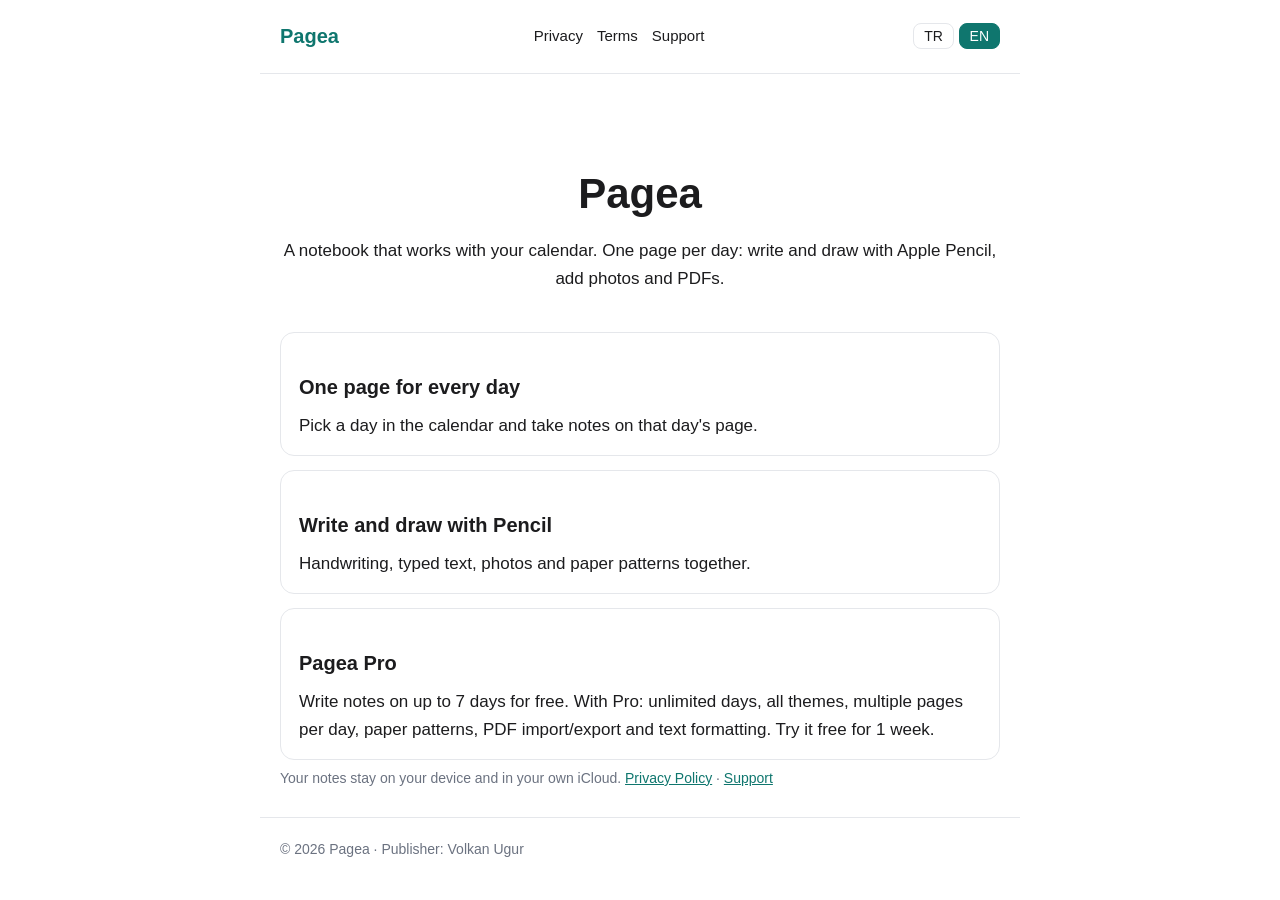
<file: index.html>
<!doctype html>
<html lang="tr"><head><meta charset="utf-8"><meta name="viewport" content="width=device-width,initial-scale=1">
<title>Pagea · Pagea</title><link rel="stylesheet" href="style.css"></head><body>
<header><a class="brand" href="index.html">Pagea</a>
<nav><a href="privacy.html"><span data-l="tr">Gizlilik</span><span data-l="en">Privacy</span></a><a href="terms.html"><span data-l="tr">Şartlar</span><span data-l="en">Terms</span></a><a href="support.html"><span data-l="tr">Destek</span><span data-l="en">Support</span></a></nav>
<div class="lang"><button data-k="tr" onclick="setLang('tr')">TR</button> <button data-k="en" onclick="setLang('en')">EN</button></div></header>
<main>
<div data-l="tr">
<div class="hero"><h1>Pagea</h1><p>Takvimle birleşen not defteri. Her güne bir sayfa; Apple Pencil ile yaz, çiz, fotoğraf ve PDF ekle.</p></div>
<div class="cards"><div class="card"><h2>Her güne bir sayfa</h2><p>Takvimden günü seç, o günün sayfasına notunu al.</p></div>
<div class="card"><h2>Pencil ile yaz ve çiz</h2><p>Elyazısı, klavye metni, fotoğraf ve kağıt desenleri bir arada.</p></div>
<div class="card"><h2>Pagea Pro</h2><p>Ücretsizde 7 güne kadar not yaz. Pro ile sınırsız gün, tüm temalar, çoklu sayfa, kağıt desenleri, PDF içe/dışa aktarma ve yazı biçimleri. 1 hafta ücretsiz dene.</p></div></div>
<p class="mute">Notların cihazında ve kendi iCloud hesabında durur. <a href="privacy.html">Gizlilik Politikası</a> · <a href="support.html">Destek</a></p></div>
<div data-l="en">
<div class="hero"><h1>Pagea</h1><p>A notebook that works with your calendar. One page per day: write and draw with Apple Pencil, add photos and PDFs.</p></div>
<div class="cards"><div class="card"><h2>One page for every day</h2><p>Pick a day in the calendar and take notes on that day's page.</p></div>
<div class="card"><h2>Write and draw with Pencil</h2><p>Handwriting, typed text, photos and paper patterns together.</p></div>
<div class="card"><h2>Pagea Pro</h2><p>Write notes on up to 7 days for free. With Pro: unlimited days, all themes, multiple pages per day, paper patterns, PDF import/export and text formatting. Try it free for 1 week.</p></div></div>
<p class="mute">Your notes stay on your device and in your own iCloud. <a href="privacy.html">Privacy Policy</a> · <a href="support.html">Support</a></p></div>
</main>
<footer>© 2026 Pagea · <span data-l="tr">Yayıncı: Volkan Ugur</span><span data-l="en">Publisher: Volkan Ugur</span></footer>
<script>
(function(){var s;try{s=localStorage.getItem('lang')}catch(e){}
var l=s||((navigator.language||'en').toLowerCase().indexOf('tr')==0?'tr':'en');
function set(x){document.documentElement.lang=x;try{localStorage.setItem('lang',x)}catch(e){}
document.querySelectorAll('.lang button').forEach(function(b){b.classList.toggle('on',b.dataset.k==x)})}
window.setLang=set;document.addEventListener('DOMContentLoaded',function(){set(l)});set(l)})();
</script></body></html>
</file>
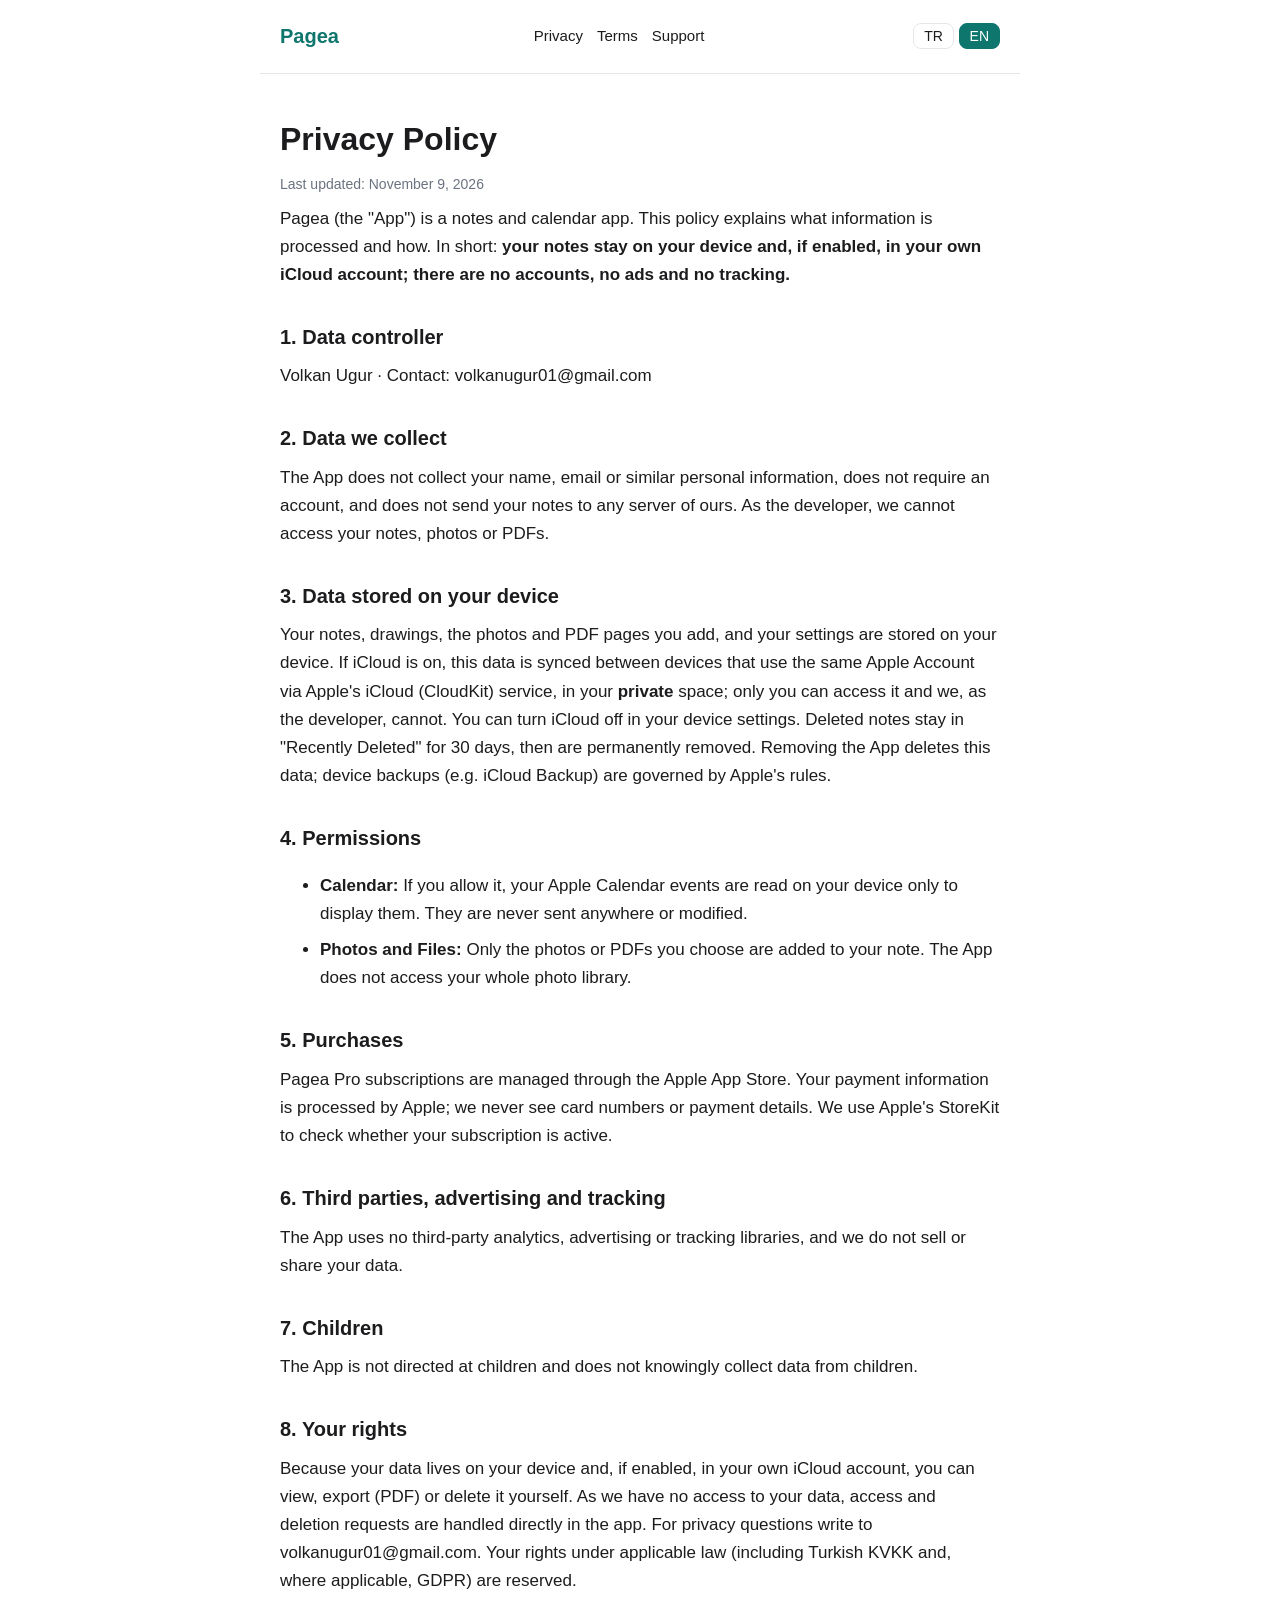
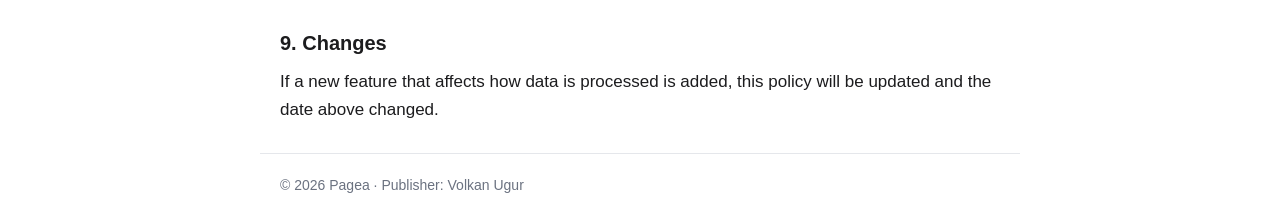
<file: privacy.html>
<!doctype html>
<html lang="tr"><head><meta charset="utf-8"><meta name="viewport" content="width=device-width,initial-scale=1">
<title>Privacy Policy · Pagea</title><link rel="stylesheet" href="style.css"></head><body>
<header><a class="brand" href="index.html">Pagea</a>
<nav><a href="privacy.html"><span data-l="tr">Gizlilik</span><span data-l="en">Privacy</span></a><a href="terms.html"><span data-l="tr">Şartlar</span><span data-l="en">Terms</span></a><a href="support.html"><span data-l="tr">Destek</span><span data-l="en">Support</span></a></nav>
<div class="lang"><button data-k="tr" onclick="setLang('tr')">TR</button> <button data-k="en" onclick="setLang('en')">EN</button></div></header>
<main>
<div data-l="tr">
<h1>Gizlilik Politikası</h1><p class="mute">Son güncelleme: 9 Kasım 2026</p>
<p>Pagea ("Uygulama") bir not ve takvim uygulamasıdır. Bu politika, hangi bilgilerin nasıl işlendiğini açıklar. Kısacası: <b>notların cihazında ve (açıksa) kendi iCloud hesabında durur; hesap oluşturmazsın, reklam veya izleme yoktur.</b></p>
<h2>1. Veri sorumlusu</h2><p>Volkan Ugur · İletişim: volkanugur01@gmail.com</p>
<h2>2. Topladığımız veriler</h2><p>Uygulama sizden ad, e-posta veya benzeri kişisel bilgi toplamaz, bir hesap gerektirmez ve notlarınızı bizim bir sunucumuza göndermez. Geliştirici olarak notlarınıza, fotoğraflarınıza veya PDF'lerinize erişemeyiz.</p>
<h2>3. Cihazda saklanan veriler</h2><p>Yazdığın notlar, çizimler, eklediğin fotoğraf ve PDF sayfaları ile ayarların cihazında saklanır. iCloud açıksa bu veriler, aynı Apple Kimliğini kullanan cihazlarına eşzamanlanmak üzere Apple'ın iCloud (CloudKit) hizmetinde senin <b>özel</b> alanında tutulur; yalnızca sen erişebilirsin, geliştirici olarak biz erişemeyiz. iCloud'u cihaz ayarlarından kapatabilirsin. Sildiğin notlar 30 gün boyunca "Son Silinenler"de durur, sonra kalıcı olarak silinir. Uygulamayı cihazdan kaldırmak bu verileri siler; cihaz yedeklemelerin (ör. iCloud Yedekleme) Apple'ın kurallarına tabidir.</p>
<h2>4. İzinler</h2>
<ul><li><b>Takvim:</b> İzin verirsen Apple Takvim etkinliklerin yalnızca ekranda göstermek için cihazında okunur. Etkinlikler hiçbir yere gönderilmez ve değiştirilmez.</li>
<li><b>Fotoğraflar ve Dosyalar:</b> Yalnızca senin seçtiğin fotoğraf veya PDF'ler notuna eklenir. Uygulama fotoğraf arşivinin tamamına erişmez.</li></ul>
<h2>5. Satın alma</h2><p>Pagea Pro aboneliği Apple App Store üzerinden yönetilir. Ödeme bilgilerin Apple tarafından işlenir; biz kart numarası veya ödeme bilgisi görmeyiz. Aboneliğin etkin olup olmadığını öğrenmek için Apple'ın StoreKit hizmetini kullanırız.</p>
<h2>6. Üçüncü taraflar, reklam ve izleme</h2><p>Uygulama üçüncü taraf analiz, reklam veya izleme kütüphanesi kullanmaz ve verilerini satmaz ya da paylaşmaz.</p>
<h2>7. Çocuklar</h2><p>Uygulama çocuklara yönelik değildir ve çocuklardan bilerek veri toplamaz.</p>
<h2>8. Haklarınız</h2><p>Verileriniz sizin cihazınızda ve (açıksa) kendi iCloud hesabınızda bulunduğu için bunları kendiniz görüntüleyebilir, dışa aktarabilir (PDF) veya silebilirsiniz. Geliştirici olarak verilerinize erişimimiz olmadığından, silme veya erişim talepleri doğrudan uygulama içinden karşılanır. Gizlilikle ilgili sorular için volkanugur01@gmail.com adresine yazabilirsiniz. Türkiye'de 6698 sayılı KVKK kapsamındaki haklarınız saklıdır.</p>
<h2>9. Değişiklikler</h2><p>Uygulamada verilerin işlenişini etkileyen yeni bir özellik eklenirse bu politika güncellenir ve üstteki tarih değiştirilir.</p></div>
<div data-l="en">
<h1>Privacy Policy</h1><p class="mute">Last updated: November 9, 2026</p>
<p>Pagea (the "App") is a notes and calendar app. This policy explains what information is processed and how. In short: <b>your notes stay on your device and, if enabled, in your own iCloud account; there are no accounts, no ads and no tracking.</b></p>
<h2>1. Data controller</h2><p>Volkan Ugur · Contact: volkanugur01@gmail.com</p>
<h2>2. Data we collect</h2><p>The App does not collect your name, email or similar personal information, does not require an account, and does not send your notes to any server of ours. As the developer, we cannot access your notes, photos or PDFs.</p>
<h2>3. Data stored on your device</h2><p>Your notes, drawings, the photos and PDF pages you add, and your settings are stored on your device. If iCloud is on, this data is synced between devices that use the same Apple Account via Apple's iCloud (CloudKit) service, in your <b>private</b> space; only you can access it and we, as the developer, cannot. You can turn iCloud off in your device settings. Deleted notes stay in "Recently Deleted" for 30 days, then are permanently removed. Removing the App deletes this data; device backups (e.g. iCloud Backup) are governed by Apple's rules.</p>
<h2>4. Permissions</h2>
<ul><li><b>Calendar:</b> If you allow it, your Apple Calendar events are read on your device only to display them. They are never sent anywhere or modified.</li>
<li><b>Photos and Files:</b> Only the photos or PDFs you choose are added to your note. The App does not access your whole photo library.</li></ul>
<h2>5. Purchases</h2><p>Pagea Pro subscriptions are managed through the Apple App Store. Your payment information is processed by Apple; we never see card numbers or payment details. We use Apple's StoreKit to check whether your subscription is active.</p>
<h2>6. Third parties, advertising and tracking</h2><p>The App uses no third-party analytics, advertising or tracking libraries, and we do not sell or share your data.</p>
<h2>7. Children</h2><p>The App is not directed at children and does not knowingly collect data from children.</p>
<h2>8. Your rights</h2><p>Because your data lives on your device and, if enabled, in your own iCloud account, you can view, export (PDF) or delete it yourself. As we have no access to your data, access and deletion requests are handled directly in the app. For privacy questions write to volkanugur01@gmail.com. Your rights under applicable law (including Turkish KVKK and, where applicable, GDPR) are reserved.</p>
<h2>9. Changes</h2><p>If a new feature that affects how data is processed is added, this policy will be updated and the date above changed.</p></div>
</main>
<footer>© 2026 Pagea · <span data-l="tr">Yayıncı: Volkan Ugur</span><span data-l="en">Publisher: Volkan Ugur</span></footer>
<script>
(function(){var s;try{s=localStorage.getItem('lang')}catch(e){}
var l=s||((navigator.language||'en').toLowerCase().indexOf('tr')==0?'tr':'en');
function set(x){document.documentElement.lang=x;try{localStorage.setItem('lang',x)}catch(e){}
document.querySelectorAll('.lang button').forEach(function(b){b.classList.toggle('on',b.dataset.k==x)})}
window.setLang=set;document.addEventListener('DOMContentLoaded',function(){set(l)});set(l)})();
</script></body></html>
</file>
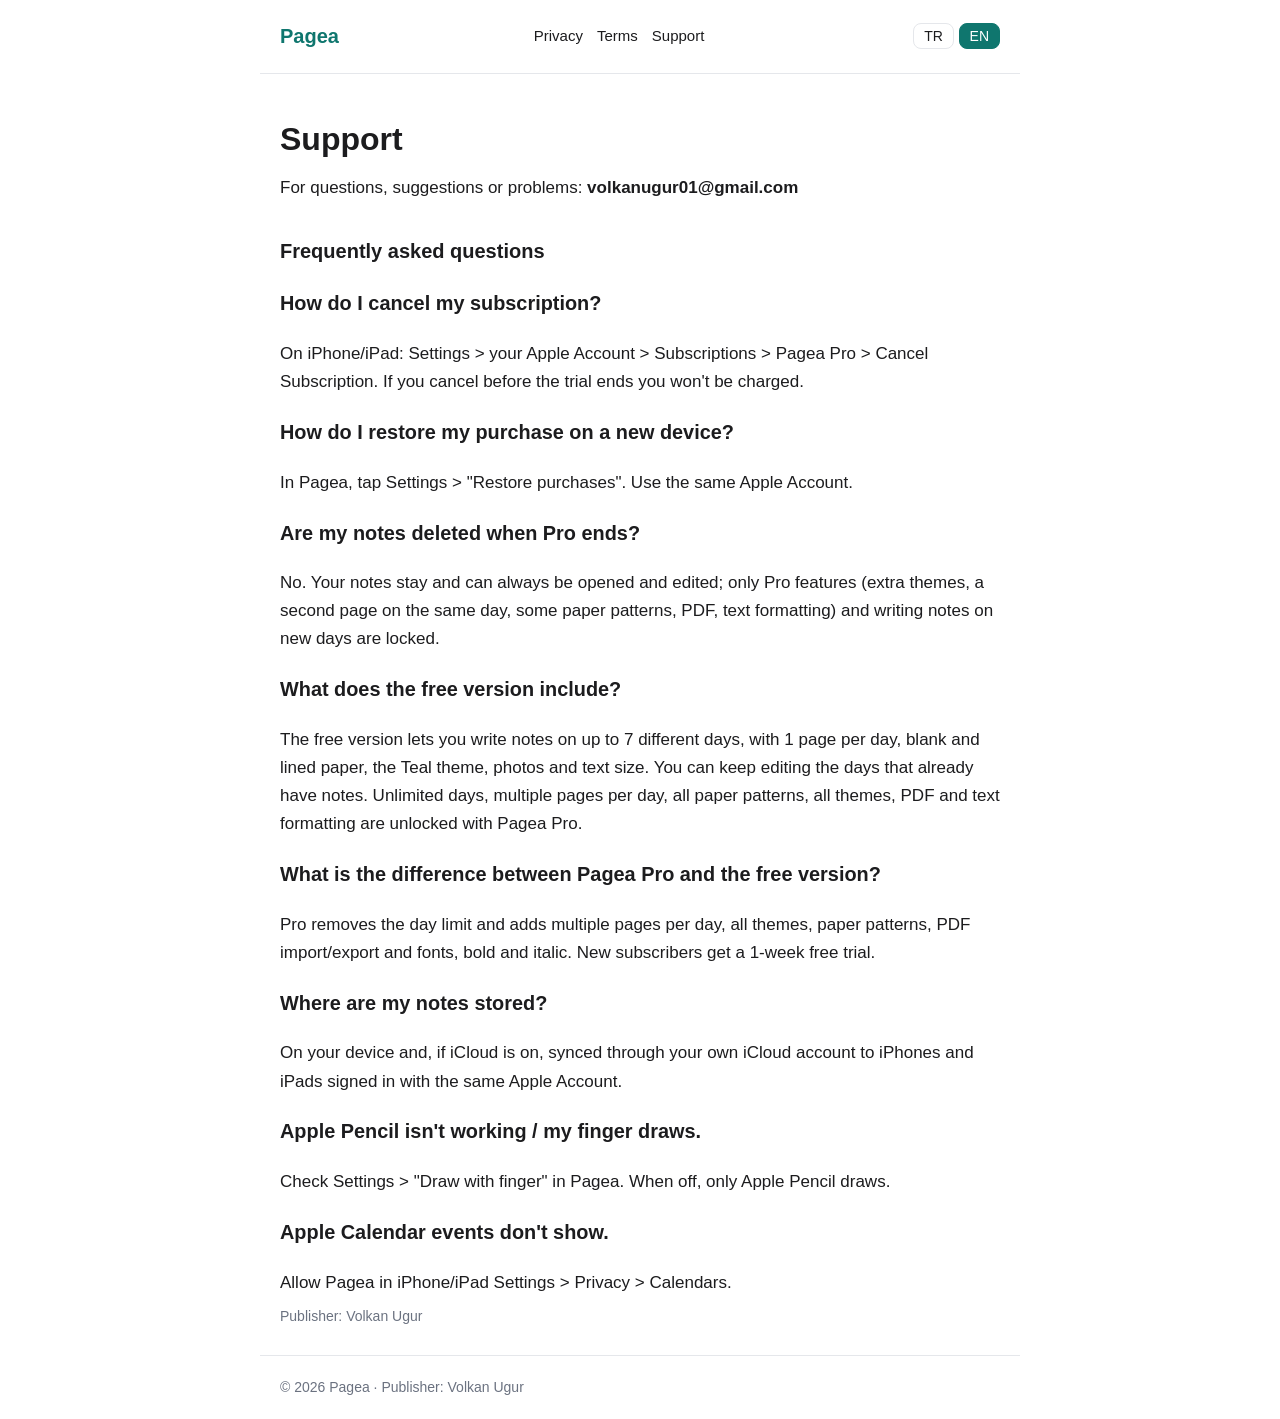
<file: support.html>
<!doctype html>
<html lang="tr"><head><meta charset="utf-8"><meta name="viewport" content="width=device-width,initial-scale=1">
<title>Support · Pagea</title><link rel="stylesheet" href="style.css"></head><body>
<header><a class="brand" href="index.html">Pagea</a>
<nav><a href="privacy.html"><span data-l="tr">Gizlilik</span><span data-l="en">Privacy</span></a><a href="terms.html"><span data-l="tr">Şartlar</span><span data-l="en">Terms</span></a><a href="support.html"><span data-l="tr">Destek</span><span data-l="en">Support</span></a></nav>
<div class="lang"><button data-k="tr" onclick="setLang('tr')">TR</button> <button data-k="en" onclick="setLang('en')">EN</button></div></header>
<main>
<div data-l="tr">
<h1>Destek</h1><p>Soruların, önerilerin veya sorunların için: <b>volkanugur01@gmail.com</b></p>
<h2>Sık sorulan sorular</h2>
<h3>Aboneliğimi nasıl iptal ederim?</h3><p>iPhone/iPad'de Ayarlar > Apple Kimliğin > Abonelikler > Pagea Pro > Aboneliği İptal Et. Deneme bitmeden iptal edersen ücret alınmaz.</p>
<h3>Satın alımımı yeni cihazda nasıl geri yüklerim?</h3><p>Pagea'da Ayarlar > "Satın alımları geri yükle" düğmesine dokun. Aynı Apple Kimliğini kullanmalısın.</p>
<h3>Pro bitince notlarım silinir mi?</h3><p>Hayır. Notların kalır ve her zaman açılıp düzenlenebilir; yalnızca Pro özellikler (ek temalar, aynı güne ikinci sayfa, bazı kağıt desenleri, PDF, yazı biçimleri) ve yeni günlere not yazma kilitlenir.</p>
<h3>Ücretsiz sürümde neler var?</h3><p>Ücretsiz sürümde en fazla 7 farklı güne not yazabilirsin; her güne 1 sayfa, boş ve çizgili kağıt, Teal tema, fotoğraf ekleme ve yazı boyutu ayarı vardır. Notu olan günleri istediğin kadar düzenleyebilirsin. Sınırsız gün, aynı güne birden fazla sayfa, tüm kağıtlar, tüm temalar, PDF ve yazı biçimleri Pagea Pro ile açılır.</p>
<h3>Pagea Pro ile ücretsiz sürüm arasında ne fark var?</h3><p>Pro, gün sınırını kaldırır ve aynı güne birden fazla sayfa, tüm temalar, kağıt desenleri, PDF içe/dışa aktarma ile yazı tipleri, kalın ve italik biçimleri ekler. İlk kez abone olanlara 1 hafta ücretsiz deneme sunulur.</p>
<h3>Notlarım nerede saklanıyor?</h3><p>Cihazında ve iCloud açıksa kendi iCloud hesabında, aynı Apple Kimliğiyle giriş yaptığın iPhone ve iPad'lerle eşzamanlanır.</p>
<h3>Apple Pencil çalışmıyor / parmakla çiziyor.</h3><p>Pagea'da Ayarlar > "Parmakla da çiz" seçeneğini kontrol et. Kapalıyken yalnızca Apple Pencil çizer.</p>
<h3>Apple Takvim etkinlikleri görünmüyor.</h3><p>iPhone/iPad Ayarlar > Gizlilik > Takvimler bölümünden Pagea'ya izin ver.</p>
<p class="mute">Yayıncı: Volkan Ugur</p></div>
<div data-l="en">
<h1>Support</h1><p>For questions, suggestions or problems: <b>volkanugur01@gmail.com</b></p>
<h2>Frequently asked questions</h2>
<h3>How do I cancel my subscription?</h3><p>On iPhone/iPad: Settings > your Apple Account > Subscriptions > Pagea Pro > Cancel Subscription. If you cancel before the trial ends you won't be charged.</p>
<h3>How do I restore my purchase on a new device?</h3><p>In Pagea, tap Settings > "Restore purchases". Use the same Apple Account.</p>
<h3>Are my notes deleted when Pro ends?</h3><p>No. Your notes stay and can always be opened and edited; only Pro features (extra themes, a second page on the same day, some paper patterns, PDF, text formatting) and writing notes on new days are locked.</p>
<h3>What does the free version include?</h3><p>The free version lets you write notes on up to 7 different days, with 1 page per day, blank and lined paper, the Teal theme, photos and text size. You can keep editing the days that already have notes. Unlimited days, multiple pages per day, all paper patterns, all themes, PDF and text formatting are unlocked with Pagea Pro.</p>
<h3>What is the difference between Pagea Pro and the free version?</h3><p>Pro removes the day limit and adds multiple pages per day, all themes, paper patterns, PDF import/export and fonts, bold and italic. New subscribers get a 1-week free trial.</p>
<h3>Where are my notes stored?</h3><p>On your device and, if iCloud is on, synced through your own iCloud account to iPhones and iPads signed in with the same Apple Account.</p>
<h3>Apple Pencil isn't working / my finger draws.</h3><p>Check Settings > "Draw with finger" in Pagea. When off, only Apple Pencil draws.</p>
<h3>Apple Calendar events don't show.</h3><p>Allow Pagea in iPhone/iPad Settings > Privacy > Calendars.</p>
<p class="mute">Publisher: Volkan Ugur</p></div>
</main>
<footer>© 2026 Pagea · <span data-l="tr">Yayıncı: Volkan Ugur</span><span data-l="en">Publisher: Volkan Ugur</span></footer>
<script>
(function(){var s;try{s=localStorage.getItem('lang')}catch(e){}
var l=s||((navigator.language||'en').toLowerCase().indexOf('tr')==0?'tr':'en');
function set(x){document.documentElement.lang=x;try{localStorage.setItem('lang',x)}catch(e){}
document.querySelectorAll('.lang button').forEach(function(b){b.classList.toggle('on',b.dataset.k==x)})}
window.setLang=set;document.addEventListener('DOMContentLoaded',function(){set(l)});set(l)})();
</script></body></html>
</file>
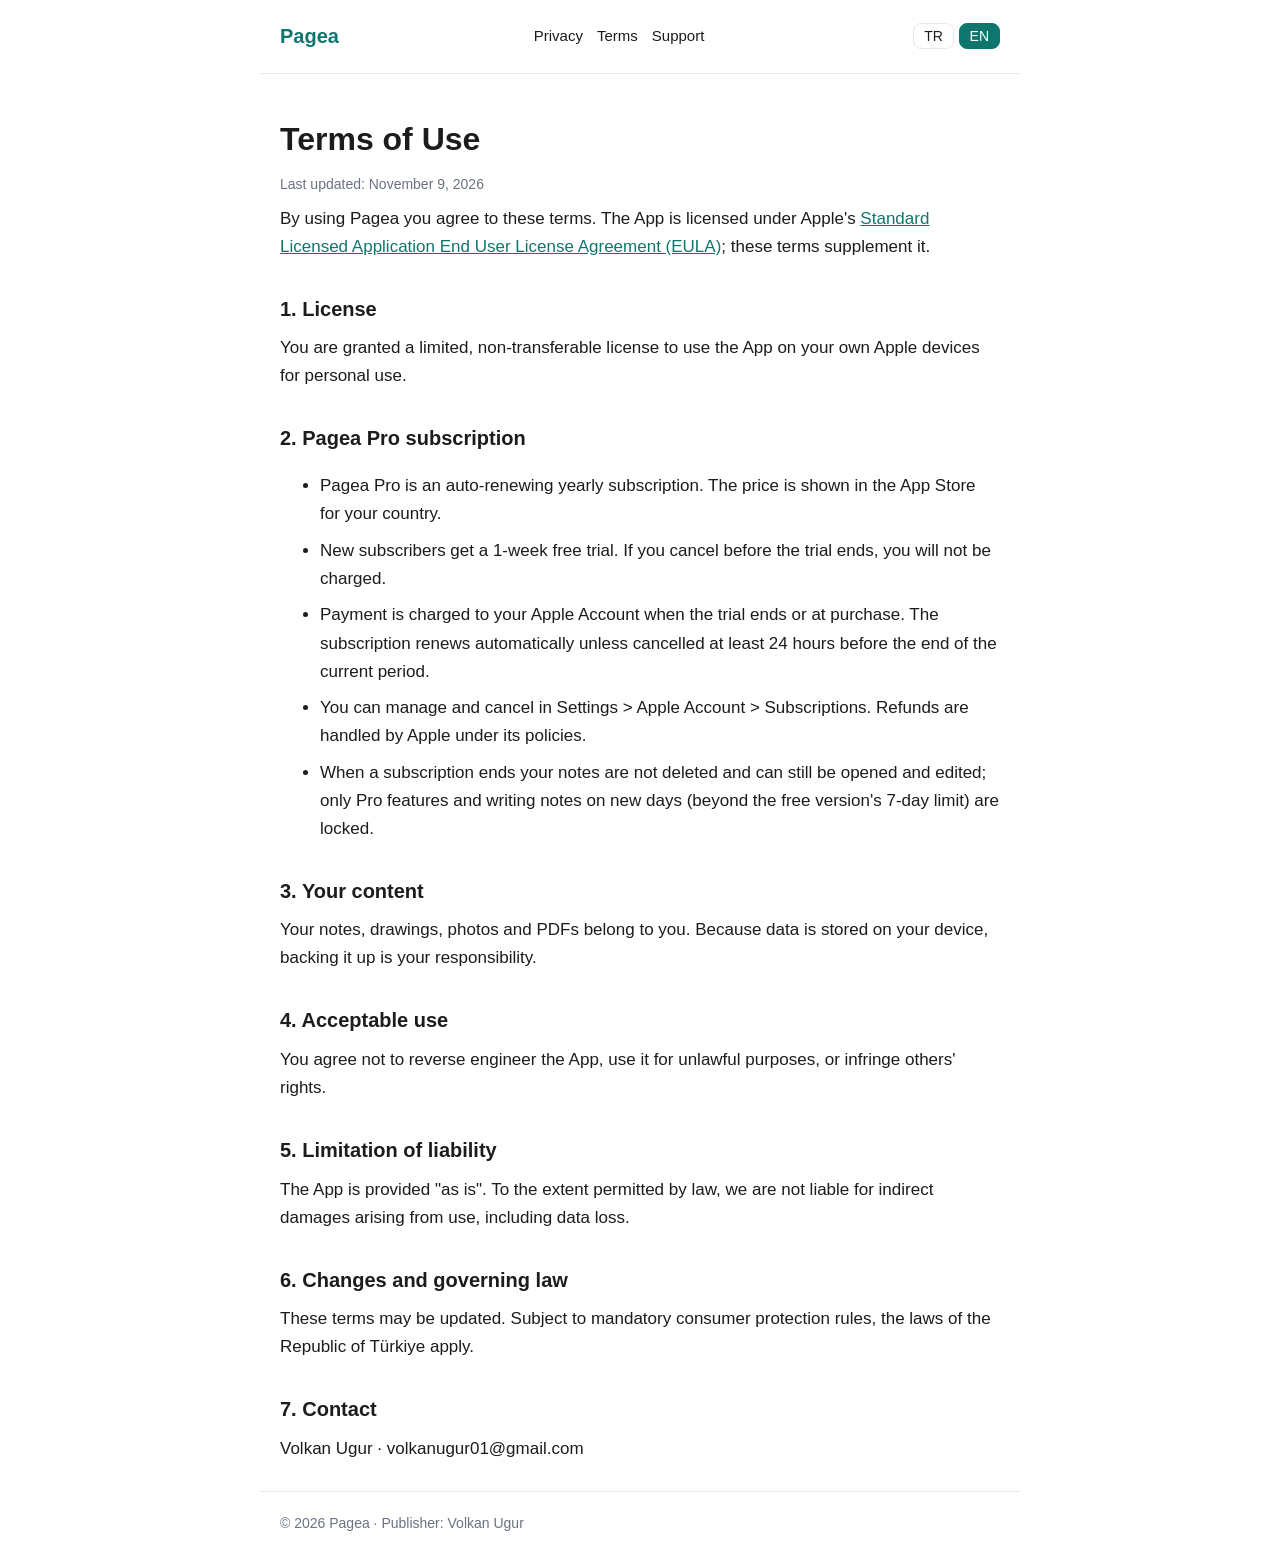
<file: terms.html>
<!doctype html>
<html lang="tr"><head><meta charset="utf-8"><meta name="viewport" content="width=device-width,initial-scale=1">
<title>Terms of Use · Pagea</title><link rel="stylesheet" href="style.css"></head><body>
<header><a class="brand" href="index.html">Pagea</a>
<nav><a href="privacy.html"><span data-l="tr">Gizlilik</span><span data-l="en">Privacy</span></a><a href="terms.html"><span data-l="tr">Şartlar</span><span data-l="en">Terms</span></a><a href="support.html"><span data-l="tr">Destek</span><span data-l="en">Support</span></a></nav>
<div class="lang"><button data-k="tr" onclick="setLang('tr')">TR</button> <button data-k="en" onclick="setLang('en')">EN</button></div></header>
<main>
<div data-l="tr">
<h1>Kullanım Şartları</h1><p class="mute">Son güncelleme: 9 Kasım 2026</p>
<p>Pagea'yı kullanarak bu şartları kabul edersin. Uygulama, Apple'ın standart Lisanslı Uygulama Sözleşmesi (<a href="https://www.apple.com/legal/internet-services/itunes/dev/stdeula/">Apple Standard EULA</a>) kapsamında lisanslanır; bu şartlar onu tamamlar.</p>
<h2>1. Lisans</h2><p>Sana, Uygulamayı kendi Apple cihazlarında kişisel olarak kullanman için sınırlı, devredilemez bir lisans verilir.</p>
<h2>2. Pagea Pro aboneliği</h2>
<ul><li>Pagea Pro, otomatik yenilenen bir yıllık aboneliktir. Fiyat, App Store'da ülkene göre gösterilir.</li>
<li>İlk kez abone olanlara 1 hafta ücretsiz deneme sunulur. Deneme bitmeden iptal edersen ücret alınmaz.</li>
<li>Deneme bitince veya satın alma anında ücret Apple Kimliğinden tahsil edilir. Abonelik, mevcut dönem bitmeden en az 24 saat önce iptal edilmezse otomatik yenilenir.</li>
<li>Aboneliğini Ayarlar > Apple Kimliği > Abonelikler bölümünden yönetebilir ve iptal edebilirsin. İadeler Apple'ın kurallarına tabidir.</li>
<li>Abonelik sona erince notların silinmez ve açılıp düzenlenebilir; yalnızca Pro özellikler ve yeni günlere not yazma (ücretsiz sürümün 7 günlük sınırından sonra) kilitlenir.</li></ul>
<h2>3. İçeriğin</h2><p>Notlar, çizimler, fotoğraflar ve PDF'ler sana aittir. Verilerin cihazında saklandığı için yedeklemek senin sorumluluğundadır.</p>
<h2>4. Kabul edilebilir kullanım</h2><p>Uygulamayı tersine mühendislikle çözmemeyi, yasa dışı amaçlarla kullanmamayı ve başkalarının haklarını ihlal etmemeyi kabul edersin.</p>
<h2>5. Sorumluluk sınırı</h2><p>Uygulama "olduğu gibi" sunulur. Yasaların izin verdiği ölçüde, veri kaybı dahil kullanımdan doğan dolaylı zararlardan sorumlu değiliz.</p>
<h2>6. Değişiklikler ve hukuk</h2><p>Bu şartlar güncellenebilir. Uyuşmazlıklarda, zorunlu tüketici hükümleri saklı kalmak kaydıyla Türkiye Cumhuriyeti hukuku uygulanır.</p>
<h2>7. İletişim</h2><p>Volkan Ugur · volkanugur01@gmail.com</p></div>
<div data-l="en">
<h1>Terms of Use</h1><p class="mute">Last updated: November 9, 2026</p>
<p>By using Pagea you agree to these terms. The App is licensed under Apple's <a href="https://www.apple.com/legal/internet-services/itunes/dev/stdeula/">Standard Licensed Application End User License Agreement (EULA)</a>; these terms supplement it.</p>
<h2>1. License</h2><p>You are granted a limited, non-transferable license to use the App on your own Apple devices for personal use.</p>
<h2>2. Pagea Pro subscription</h2>
<ul><li>Pagea Pro is an auto-renewing yearly subscription. The price is shown in the App Store for your country.</li>
<li>New subscribers get a 1-week free trial. If you cancel before the trial ends, you will not be charged.</li>
<li>Payment is charged to your Apple Account when the trial ends or at purchase. The subscription renews automatically unless cancelled at least 24 hours before the end of the current period.</li>
<li>You can manage and cancel in Settings > Apple Account > Subscriptions. Refunds are handled by Apple under its policies.</li>
<li>When a subscription ends your notes are not deleted and can still be opened and edited; only Pro features and writing notes on new days (beyond the free version's 7-day limit) are locked.</li></ul>
<h2>3. Your content</h2><p>Your notes, drawings, photos and PDFs belong to you. Because data is stored on your device, backing it up is your responsibility.</p>
<h2>4. Acceptable use</h2><p>You agree not to reverse engineer the App, use it for unlawful purposes, or infringe others' rights.</p>
<h2>5. Limitation of liability</h2><p>The App is provided "as is". To the extent permitted by law, we are not liable for indirect damages arising from use, including data loss.</p>
<h2>6. Changes and governing law</h2><p>These terms may be updated. Subject to mandatory consumer protection rules, the laws of the Republic of Türkiye apply.</p>
<h2>7. Contact</h2><p>Volkan Ugur · volkanugur01@gmail.com</p></div>
</main>
<footer>© 2026 Pagea · <span data-l="tr">Yayıncı: Volkan Ugur</span><span data-l="en">Publisher: Volkan Ugur</span></footer>
<script>
(function(){var s;try{s=localStorage.getItem('lang')}catch(e){}
var l=s||((navigator.language||'en').toLowerCase().indexOf('tr')==0?'tr':'en');
function set(x){document.documentElement.lang=x;try{localStorage.setItem('lang',x)}catch(e){}
document.querySelectorAll('.lang button').forEach(function(b){b.classList.toggle('on',b.dataset.k==x)})}
window.setLang=set;document.addEventListener('DOMContentLoaded',function(){set(l)});set(l)})();
</script></body></html>
</file>
<file: style.css>
:root{--accent:#0f766e;--bg:#fff;--fg:#1c1c1e;--mute:#6b7280;--line:#e5e7eb}
@media(prefers-color-scheme:dark){:root{--bg:#111;--fg:#f3f4f6;--mute:#9ca3af;--line:#2a2a2a;--accent:#2dd4bf}}
*{box-sizing:border-box}body{margin:0;background:var(--bg);color:var(--fg);font:17px/1.65 -apple-system,BlinkMacSystemFont,"Segoe UI",Roboto,sans-serif}
header,main,footer{max-width:760px;margin:0 auto;padding:20px 20px}
header{display:flex;justify-content:space-between;align-items:center;flex-wrap:wrap;gap:10px;border-bottom:1px solid var(--line)}
header a.brand{font-weight:700;font-size:20px;color:var(--accent);text-decoration:none}
nav a{margin-right:14px;color:var(--fg);text-decoration:none;font-size:15px}nav a:hover{color:var(--accent)}
.lang button{background:none;border:1px solid var(--line);color:var(--fg);padding:4px 10px;border-radius:8px;cursor:pointer;font-size:14px}
.lang button.on{background:var(--accent);color:#fff;border-color:var(--accent)}
h1{font-size:32px;margin:.6em 0 .2em}h2{font-size:20px;margin:1.6em 0 .3em}p,li{margin:.5em 0}
.mute{color:var(--mute);font-size:14px}a{color:var(--accent)}
.hero{text-align:center;padding:40px 0 10px}.hero h1{font-size:42px}
.cards{display:grid;gap:14px;margin-top:20px}.card{border:1px solid var(--line);border-radius:14px;padding:6px 18px}
footer{border-top:1px solid var(--line);color:var(--mute);font-size:14px}
[data-l]{display:none}html[lang=tr] [data-l=tr],html[lang=en] [data-l=en]{display:block}
html[lang=tr] span[data-l=tr],html[lang=en] span[data-l=en]{display:inline}
</file>
